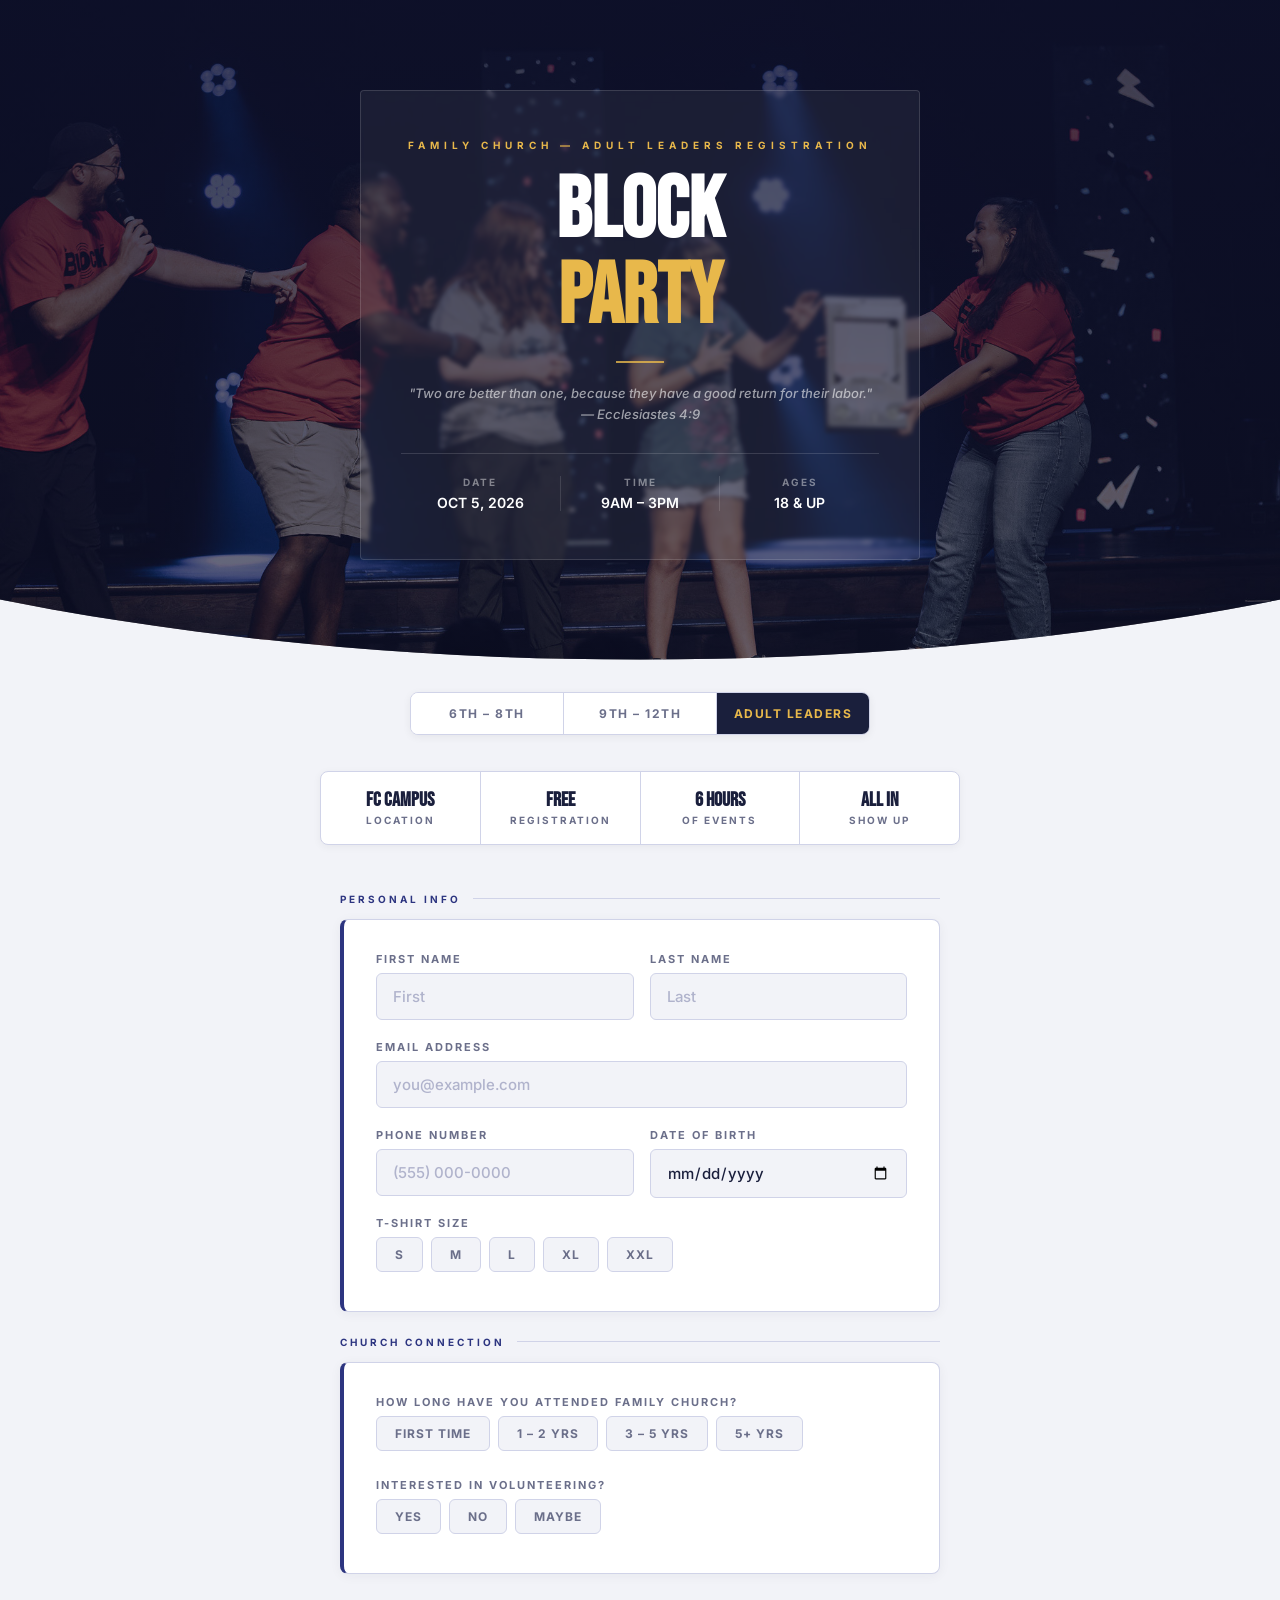
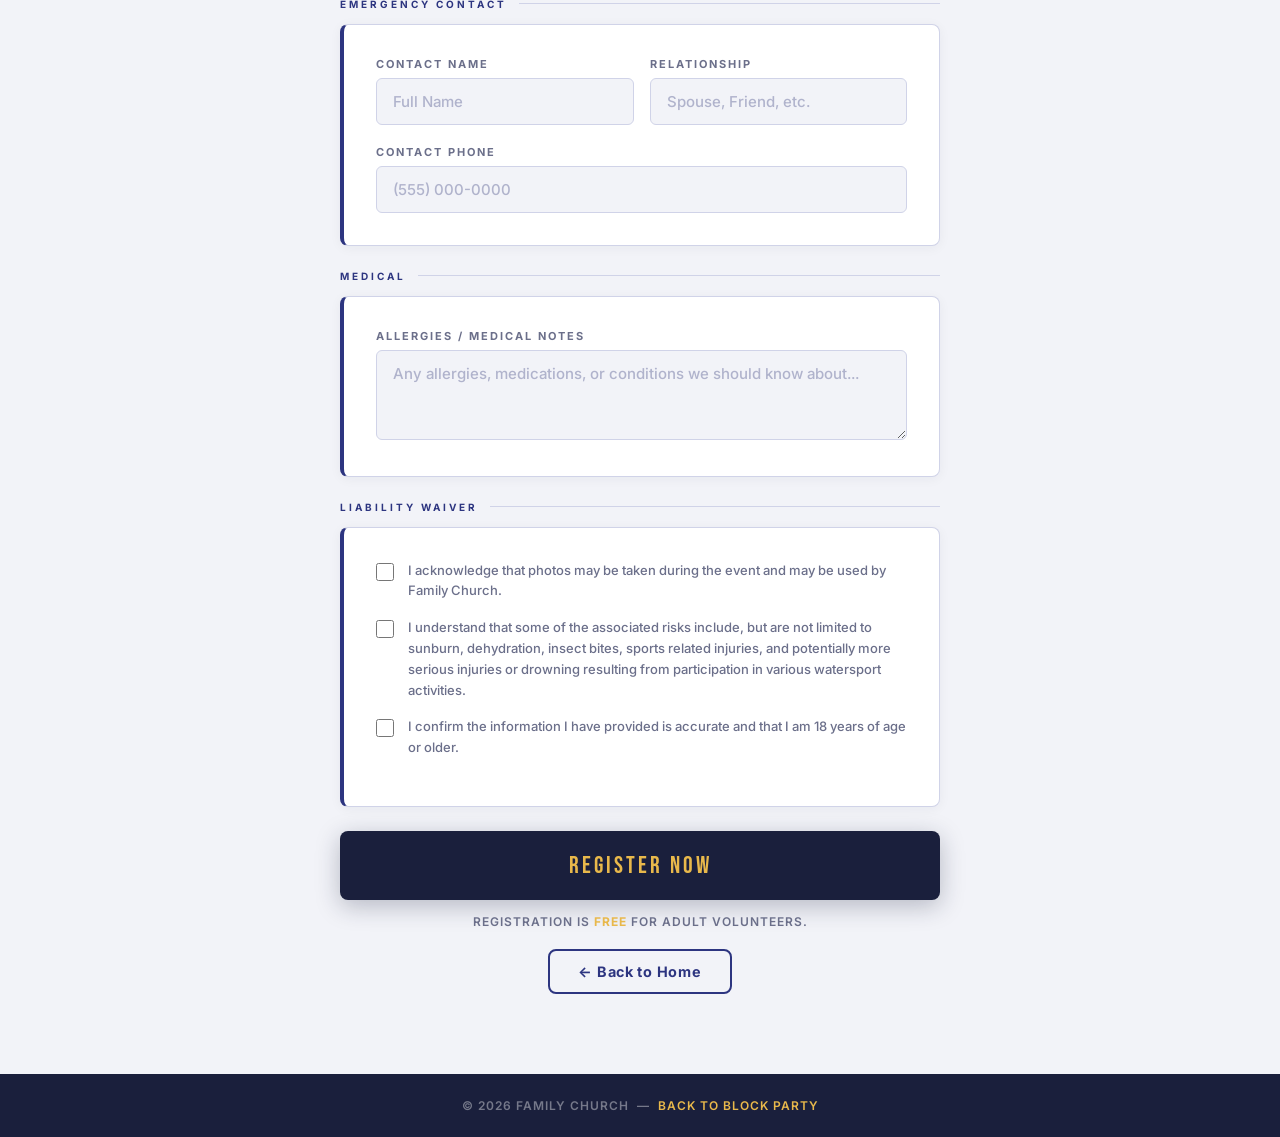
<file: adultregistration.html>
<!DOCTYPE html>
<html lang="en">
<head>
  <meta charset="UTF-8">
  <meta name="viewport" content="width=device-width, initial-scale=1.0">
  <title>Block Party 2026 — Adult Leaders Registration</title>
  <link href="https://fonts.googleapis.com/css2?family=Bebas+Neue&family=Inter:wght@400;500;600;700&display=swap" rel="stylesheet">
  <style>
    *, *::before, *::after { box-sizing: border-box; margin: 0; padding: 0; }

    :root {
      --deep:   #1a1f3c;
      --forest: #2d3580;
      --gold:   #e8b84b;
      --gold-lt:#fdf8ed;
      --bg:     #f2f3f8;
      --white:  #ffffff;
      --border: #d0d3e8;
      --text:   #1a1f3c;
      --muted:  #6b6f8a;
    }

    body {
      font-family: 'Inter', sans-serif;
      background: var(--bg);
      color: var(--text);
      min-height: 100vh;
      overflow-x: hidden;
    }

    /* ── Hero ── */
    .hero {
      position: relative;
      background: url('Volunteers.jpg') center 40% / cover no-repeat;
      padding: 90px 20px 100px;
      text-align: center;
      clip-path: ellipse(120% 100% at 50% 0%);
      overflow: hidden;
    }

    .hero::before {
      content: '';
      position: absolute;
      inset: 0;
      background: linear-gradient(to bottom, rgba(15,18,48,0.78) 0%, rgba(15,18,48,0.58) 100%);
      z-index: 0;
    }

    .hero-content {
      position: relative;
      z-index: 1;
      max-width: 560px;
      margin: 0 auto;
      background: rgba(255,255,255,0.06);
      border: 1px solid rgba(255,255,255,0.14);
      border-radius: 4px;
      padding: 48px 40px;
      backdrop-filter: blur(2px);
    }

    .hero-eyebrow {
      font-size: 10px;
      font-weight: 700;
      letter-spacing: 5px;
      text-transform: uppercase;
      color: var(--gold);
      margin-bottom: 18px;
    }

    .hero h1 {
      font-family: 'Bebas Neue', cursive;
      font-size: clamp(48px, 9vw, 86px);
      font-weight: 900;
      line-height: 1;
      color: #ffffff;
      margin-bottom: 6px;
    }

    .hero h1 em {
      font-style: normal;
      display: block;
      color: var(--gold);
    }

    .hero-rule {
      width: 48px;
      height: 2px;
      background: var(--gold);
      margin: 20px auto;
      opacity: 0.8;
    }

    .hero-verse {
      font-size: 13px;
      font-style: italic;
      color: rgba(255,255,255,0.58);
      font-weight: 500;
      line-height: 1.6;
      margin-bottom: 28px;
    }

    .hero-meta {
      display: flex;
      gap: 0;
      justify-content: center;
      border-top: 1px solid rgba(255,255,255,0.14);
      padding-top: 22px;
    }

    .hero-meta div {
      flex: 1;
      font-size: 10px;
      font-weight: 700;
      letter-spacing: 2px;
      text-transform: uppercase;
      color: rgba(255,255,255,0.44);
      border-right: 1px solid rgba(255,255,255,0.12);
      padding: 0 12px;
    }

    .hero-meta div:last-child { border-right: none; }

    .hero-meta div span {
      display: block;
      font-size: 14px;
      font-weight: 600;
      color: #fff;
      margin-top: 6px;
      letter-spacing: 0;
    }

    /* ── Switcher ── */
    .switcher {
      display: flex;
      justify-content: center;
      margin: 32px auto 0;
      max-width: 460px;
      background: var(--white);
      border: 1px solid var(--border);
      border-radius: 8px;
      overflow: hidden;
      box-shadow: 0 2px 8px rgba(0,0,0,0.06);
    }

    .switcher a, .switcher span {
      flex: 1;
      text-align: center;
      padding: 13px 0;
      font-family: 'Inter', sans-serif;
      font-size: 12px;
      font-weight: 700;
      letter-spacing: 1.5px;
      text-transform: uppercase;
      text-decoration: none;
      border-right: 1px solid var(--border);
    }

    .switcher a:last-child, .switcher span:last-child { border-right: none; }

    .switcher a {
      background: var(--white);
      color: var(--muted);
      transition: background 0.15s, color 0.15s;
    }

    .switcher a:hover { background: var(--bg); color: var(--deep); }

    .switcher .active-tab {
      background: var(--deep);
      color: var(--gold);
    }

    /* ── Info bar ── */
    .info-bar {
      display: flex;
      justify-content: center;
      gap: 0;
      max-width: 640px;
      margin: 36px auto 0;
      border: 1px solid var(--border);
      border-radius: 8px;
      overflow: hidden;
      background: var(--white);
      box-shadow: 0 2px 8px rgba(0,0,0,0.05);
    }

    .info-item {
      flex: 1;
      padding: 18px 16px;
      text-align: center;
      border-right: 1px solid var(--border);
    }

    .info-item:last-child { border-right: none; }

    .info-icon {
      font-size: 20px;
      margin-bottom: 6px;
      display: block;
    }

    .info-val {
      font-family: 'Bebas Neue', cursive;
      font-size: 20px;
      font-weight: 700;
      color: var(--deep);
      display: block;
      line-height: 1;
    }

    .info-lbl {
      font-size: 10px;
      font-weight: 700;
      letter-spacing: 2px;
      text-transform: uppercase;
      color: var(--muted);
      margin-top: 4px;
      display: block;
    }

    /* ── Form ── */
    .form-wrap {
      max-width: 640px;
      margin: 0 auto;
      padding: 48px 20px 80px;
    }

    .section-label {
      font-size: 10px;
      font-weight: 700;
      letter-spacing: 3px;
      text-transform: uppercase;
      color: var(--forest);
      margin-bottom: 14px;
      display: flex;
      align-items: center;
      gap: 12px;
    }

    .section-label::after {
      content: '';
      flex: 1;
      height: 1px;
      background: var(--border);
    }

    .form-card {
      background: var(--white);
      border: 1px solid var(--border);
      border-left: 4px solid var(--forest);
      border-radius: 8px;
      padding: 32px;
      margin-bottom: 24px;
      box-shadow: 0 2px 12px rgba(26,31,60,0.05);
    }

    .field { margin-bottom: 20px; }
    .field:last-child { margin-bottom: 0; }

    .field label {
      display: block;
      font-size: 11px;
      font-weight: 700;
      letter-spacing: 2px;
      text-transform: uppercase;
      color: var(--muted);
      margin-bottom: 7px;
    }

    .field input,
    .field select,
    .field textarea {
      width: 100%;
      padding: 13px 16px;
      background: var(--bg);
      border: 1.5px solid var(--border);
      border-radius: 6px;
      font-family: 'Inter', sans-serif;
      font-size: 15px;
      font-weight: 500;
      color: var(--text);
      outline: none;
      transition: border-color 0.2s, box-shadow 0.2s, background 0.2s;
      appearance: none;
    }

    .field input::placeholder,
    .field textarea::placeholder { color: #b0b3cc; }

    .field input:focus,
    .field select:focus,
    .field textarea:focus {
      border-color: var(--forest);
      background: var(--white);
      box-shadow: 0 0 0 3px rgba(45,53,128,0.10);
    }

    .field select option { background: #fff; color: var(--text); }
    .field textarea { resize: vertical; min-height: 90px; }

    .field-row {
      display: grid;
      grid-template-columns: 1fr 1fr;
      gap: 16px;
    }

    /* Toggle buttons */
    .toggle-group {
      display: flex;
      gap: 8px;
      flex-wrap: wrap;
    }

    .toggle-group input[type="radio"] { display: none; }

    .toggle-btn {
      display: block;
      padding: 9px 18px;
      border: 1.5px solid var(--border);
      border-radius: 6px;
      font-size: 12px;
      font-weight: 700;
      letter-spacing: 1px;
      text-transform: uppercase;
      color: var(--muted);
      background: var(--bg);
      cursor: pointer;
      transition: all 0.15s ease;
    }

    .toggle-group label:hover .toggle-btn {
      border-color: var(--forest);
      color: var(--forest);
      background: #eceef8;
    }

    .toggle-group input[type="radio"]:checked + .toggle-btn {
      background: var(--deep);
      border-color: var(--deep);
      color: #fff;
      box-shadow: 0 2px 8px rgba(26,31,60,0.25);
    }

    /* Checkbox */
    .check-field {
      display: flex;
      align-items: flex-start;
      gap: 14px;
      margin-bottom: 16px;
    }

    .check-field input[type="checkbox"] {
      width: 18px;
      height: 18px;
      min-width: 18px;
      accent-color: var(--forest);
      cursor: pointer;
      margin-top: 3px;
    }

    .check-field span {
      font-size: 13px;
      font-weight: 500;
      color: var(--muted);
      line-height: 1.6;
    }

    .check-field span a { color: var(--forest); text-decoration: none; }
    .check-field span a:hover { text-decoration: underline; }

    /* Submit */
    .submit-btn {
      width: 100%;
      padding: 20px;
      background: var(--deep);
      color: var(--gold);
      border: none;
      border-radius: 8px;
      font-family: 'Bebas Neue', cursive;
      font-size: 24px;
      letter-spacing: 3px;
      cursor: pointer;
      box-shadow: 0 6px 24px rgba(26,31,60,0.28);
      transition: background 0.2s, box-shadow 0.2s, transform 0.1s;
    }

    .submit-btn:hover {
      background: var(--forest);
      box-shadow: 0 8px 32px rgba(26,31,60,0.36);
      transform: translateY(-2px);
    }

    .submit-btn:active { transform: scale(0.99); }

    .price-note {
      text-align: center;
      margin-top: 14px;
      font-size: 12px;
      font-weight: 600;
      letter-spacing: 1px;
      text-transform: uppercase;
      color: var(--muted);
    }

    .price-note strong { color: var(--gold); }

    /* ── Footer ── */
    footer {
      background: var(--deep);
      padding: 24px 20px;
      text-align: center;
      font-size: 12px;
      font-weight: 600;
      letter-spacing: 1px;
      text-transform: uppercase;
      color: rgba(255,255,255,0.4);
    }

    footer a { color: var(--gold); text-decoration: none; }
    footer a:hover { text-decoration: underline; }

    @media (max-width: 560px) {
      .hero-content { padding: 32px 20px; }
      .field-row { grid-template-columns: 1fr; }
      .info-bar { flex-wrap: wrap; }
      .info-item { border-right: none; border-bottom: 1px solid var(--border); }
      .info-item:last-child { border-bottom: none; }
      .form-card { padding: 24px 18px; }
      .switcher { max-width: 90%; }
    }
  </style>
</head>
<body>

  <section class="hero">
    <div class="hero-content">
      <p class="hero-eyebrow">Family Church &mdash; Adult Leaders Registration</p>
      <h1>Block<em>Party</em></h1>
      <div class="hero-rule"></div>
      <p class="hero-verse">"Two are better than one, because they have a good return for their labor." &mdash; Ecclesiastes 4:9</p>
      <div class="hero-meta">
        <div>Date <span>Oct 5, 2026</span></div>
        <div>Time <span>9am – 3pm</span></div>
        <div>Ages <span>18 &amp; Up</span></div>
      </div>
    </div>
  </section>

  <!-- Age switcher -->
  <div class="switcher">
    <a href="register_middle.html">6th – 8th</a>
    <a href="registerHigh.html">9th – 12th</a>
    <span class="active-tab">Adult Leaders</span>
  </div>

  <!-- Info bar -->
  <div class="info-bar">
    <div class="info-item">
      <span class="info-val">FC Campus</span>
      <span class="info-lbl">Location</span>
    </div>
    <div class="info-item">
      <span class="info-val">Free</span>
      <span class="info-lbl">Registration</span>
    </div>
    <div class="info-item">
      <span class="info-val">6 Hours</span>
      <span class="info-lbl">Of Events</span>
    </div>
    <div class="info-item">
      <span class="info-val">All In</span>
      <span class="info-lbl">Show Up</span>
    </div>
  </div>

  <div class="form-wrap">

    <p class="section-label">Personal Info</p>
    <div class="form-card">
      <div class="field-row">
        <div class="field">
          <label>First Name</label>
          <input type="text" id="first-name" placeholder="First">
        </div>
        <div class="field">
          <label>Last Name</label>
          <input type="text" id="last-name" placeholder="Last">
        </div>
      </div>
      <div class="field">
        <label>Email Address</label>
        <input type="email" id="email" placeholder="you@example.com">
      </div>
      <div class="field-row">
        <div class="field">
          <label>Phone Number</label>
          <input type="tel" id="phone" placeholder="(555) 000-0000">
        </div>
        <div class="field">
          <label>Date of Birth</label>
          <input type="date" id="dob">
        </div>
      </div>
      <div class="field">
        <label>T-Shirt Size</label>
        <div class="toggle-group">
          <label><input type="radio" name="shirt" value="S">  <span class="toggle-btn">S</span></label>
          <label><input type="radio" name="shirt" value="M">  <span class="toggle-btn">M</span></label>
          <label><input type="radio" name="shirt" value="L">  <span class="toggle-btn">L</span></label>
          <label><input type="radio" name="shirt" value="XL"> <span class="toggle-btn">XL</span></label>
          <label><input type="radio" name="shirt" value="XXL"><span class="toggle-btn">XXL</span></label>
        </div>
      </div>
    </div>

    <p class="section-label">Church Connection</p>
    <div class="form-card">
      <div class="field">
        <label>How long have you attended Family Church?</label>
        <div class="toggle-group">
          <label><input type="radio" name="tenure" value="new">   <span class="toggle-btn">First Time</span></label>
          <label><input type="radio" name="tenure" value="1yr">   <span class="toggle-btn">1 – 2 yrs</span></label>
          <label><input type="radio" name="tenure" value="3yr">   <span class="toggle-btn">3 – 5 yrs</span></label>
          <label><input type="radio" name="tenure" value="long">  <span class="toggle-btn">5+ yrs</span></label>
        </div>
      </div>
      <div class="field">
        <label>Interested in Volunteering?</label>
        <div class="toggle-group">
          <label><input type="radio" name="volunteer" value="yes">  <span class="toggle-btn">Yes</span></label>
          <label><input type="radio" name="volunteer" value="no">   <span class="toggle-btn">No</span></label>
          <label><input type="radio" name="volunteer" value="maybe"><span class="toggle-btn">Maybe</span></label>
        </div>
      </div>
    </div>

    <p class="section-label">Emergency Contact</p>
    <div class="form-card">
      <div class="field-row">
        <div class="field">
          <label>Contact Name</label>
          <input type="text" id="contact-name" placeholder="Full Name">
        </div>
        <div class="field">
          <label>Relationship</label>
          <input type="text" id="relationship" placeholder="Spouse, Friend, etc.">
        </div>
      </div>
      <div class="field">
        <label>Contact Phone</label>
        <input type="tel" id="contact-phone" placeholder="(555) 000-0000">
      </div>
    </div>

    <p class="section-label">Medical</p>
    <div class="form-card">
      <div class="field">
        <label>Allergies / Medical Notes</label>
        <textarea id="allergies" placeholder="Any allergies, medications, or conditions we should know about..."></textarea>
      </div>
    </div>

    <p class="section-label">Liability Waiver</p>
    <div class="form-card">
      <div class="check-field">
        <input type="checkbox" id="waiver">
        <span>I acknowledge that photos may be taken during the event and may be used by Family Church.</span>
      </div>
      <div class="check-field">
        <input type="checkbox" id="waiver2">
        <span>I understand that some of the associated risks include, but are not limited to sunburn, dehydration, insect bites, sports related injuries, and potentially more serious injuries or drowning resulting from participation in various watersport activities.</span>
      </div>
      <div class="check-field">
        <input type="checkbox" id="terms">
        <span>I confirm the information I have provided is accurate and that I am 18 years of age or older.</span>
      </div>
    </div>

    <button class="submit-btn" onclick="submitForm(event)">Register Now</button>
    <p class="price-note">Registration is <strong>free</strong> for adult volunteers.</p>
    <p id="agree-error" style="display:none;color:#e23c49;text-align:center;font-size:0.95rem;margin-top:8px;">Please check both boxes before submitting.</p>
    <div style="text-align:center;margin-top:20px;">
      <a href="Index.html" style="display:inline-block;padding:12px 28px;border:2px solid var(--forest);border-radius:8px;color:var(--forest);text-decoration:none;font-size:0.9rem;font-weight:700;letter-spacing:0.05em;transition:background 0.2s,color 0.2s;" onmouseover="this.style.background='var(--forest)';this.style.color='#fff'" onmouseout="this.style.background='transparent';this.style.color='var(--forest)'">&#8592; Back to Home</a>
    </div>

  </div>

  <footer>
    &copy; 2026 Family Church &nbsp;&mdash;&nbsp;
    <a href="Index.html">Back to Block Party</a>
  </footer>

  <script>
    function submitForm(e) {
      const required = ['first-name','last-name','dob','email','phone','contact-name','relationship','contact-phone','allergies'];
      const waiver  = document.getElementById('waiver');
      const waiver2 = document.getElementById('waiver2');
      const terms   = document.getElementById('terms');
      const err     = document.getElementById('agree-error');

      let valid = true;

      required.forEach(id => {
        const el = document.getElementById(id);
        if (!el.value.trim()) {
          el.style.border = '1.5px solid #e23c49';
          valid = false;
        } else {
          el.style.border = '';
        }
      });

      // Validate shirt size radio group
      const shirtChecked = document.querySelector('input[name="shirt"]:checked');
      const shirtBtns = document.querySelectorAll('input[name="shirt"] + .toggle-btn');
      if (!shirtChecked) {
        shirtBtns.forEach(btn => btn.style.outline = '2px solid #e23c49');
        valid = false;
      } else {
        shirtBtns.forEach(btn => btn.style.outline = '');
      }

      if (!waiver.checked || !waiver2.checked || !terms.checked) {
        err.style.display = 'block';
        [waiver, waiver2, terms].forEach(cb => {
          cb.style.outline = cb.checked ? '' : '2px solid #e23c49';
        });
        valid = false;
      } else {
        err.style.display = 'none';
        [waiver, waiver2, terms].forEach(cb => cb.style.outline = '');
      }

      if (valid) window.location.href = 'post_registration.html';
    }
  </script>

</body>
</html>
</file>
